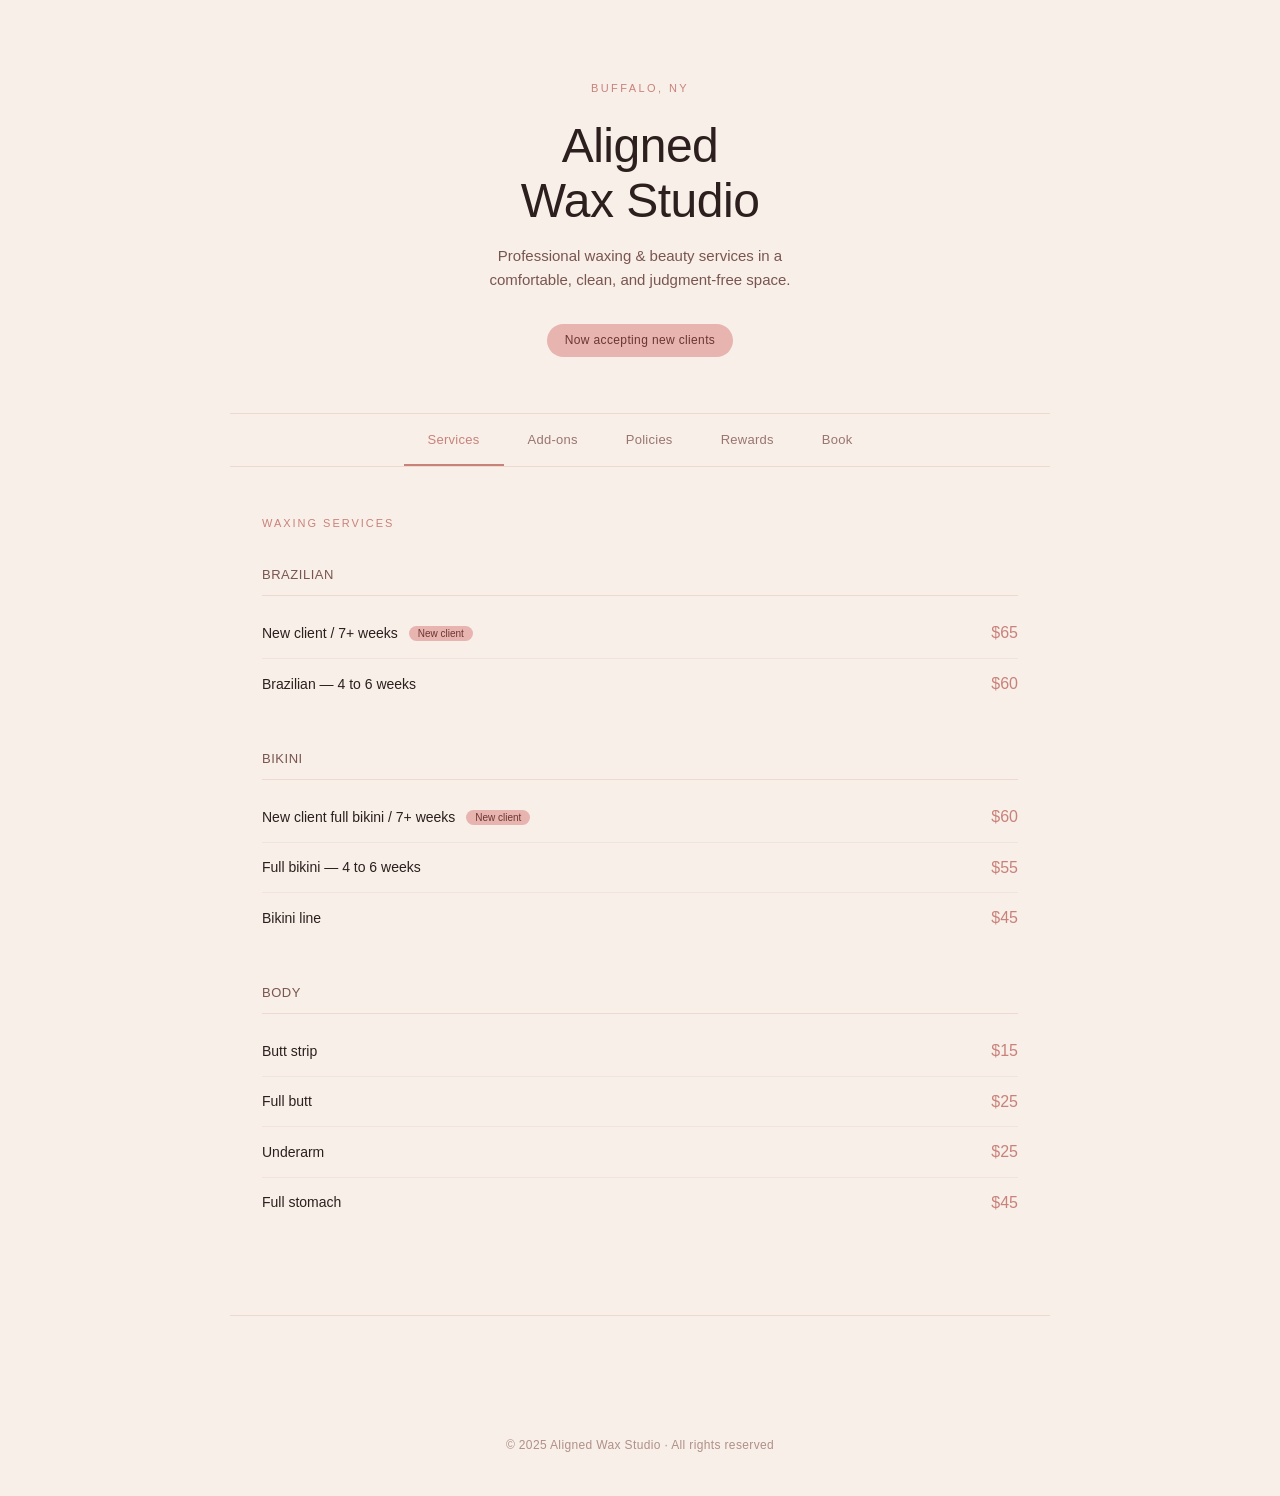
<file: index.html>
<!DOCTYPE html>
<html lang="en">
<head>
  <meta charset="UTF-8" />
  <meta name="viewport" content="width=device-width, initial-scale=1.0" />
  <title>Aligned Wax Studio</title>
  <link rel="stylesheet" href="style.css" />
</head>
<body>

<div class="site">

  <!-- ======= HERO ======= -->
  <header class="hero">
    <p class="hero-location">Buffalo, NY</p>
    <h1>Aligned<br>Wax Studio</h1>
    <p class="hero-tagline">Professional waxing &amp; beauty services in a comfortable, clean, and judgment-free space.</p>
    <span class="hero-badge">Now accepting new clients</span>
  </header>

  <!-- ======= NAV ======= -->
  <nav>
    <button class="active" onclick="show('services', this)">Services</button>
    <button onclick="show('additional', this)">Add-ons</button>
    <button onclick="show('policies', this)">Policies</button>
    <button onclick="show('rewards', this)">Rewards</button>
    <button onclick="show('book', this)">Book</button>
  </nav>

  <!-- ======= SERVICES ======= -->
  <section id="services" class="section visible">
    <p class="section-label">Waxing services</p>

    <div class="service-group">
      <div class="service-group-name">Brazilian</div>

      <div class="service-row">
        <div>
          <div class="service-name">New client / 7+ weeks <span class="new-badge">New client</span></div>
        </div>
        <div class="service-price">$65</div>
      </div>

      <div class="service-row">
        <div class="service-name">Brazilian — 4 to 6 weeks</div>
        <div class="service-price">$60</div>
      </div>
    </div>

    <div class="service-group">
      <div class="service-group-name">Bikini</div>

      <div class="service-row">
        <div>
          <div class="service-name">New client full bikini / 7+ weeks <span class="new-badge">New client</span></div>
        </div>
        <div class="service-price">$60</div>
      </div>

      <div class="service-row">
        <div class="service-name">Full bikini — 4 to 6 weeks</div>
        <div class="service-price">$55</div>
      </div>

      <div class="service-row">
        <div class="service-name">Bikini line</div>
        <div class="service-price">$45</div>
      </div>
    </div>

    <div class="service-group">
      <div class="service-group-name">Body</div>

      <div class="service-row">
        <div class="service-name">Butt strip</div>
        <div class="service-price">$15</div>
      </div>

      <div class="service-row">
        <div class="service-name">Full butt</div>
        <div class="service-price">$25</div>
      </div>

      <div class="service-row">
        <div class="service-name">Underarm</div>
        <div class="service-price">$25</div>
      </div>

      <div class="service-row">
        <div class="service-name">Full stomach</div>
        <div class="service-price">$45</div>
      </div>
    </div>
  </section>

  <!-- ======= ADD-ONS ======= -->
  <section id="additional" class="section">
    <p class="section-label">Additional services</p>

    <div class="service-group">
      <div class="service-group-name">Lashes</div>

      <div class="service-row">
        <div class="service-name">Yumi Korean lash lift</div>
        <div class="service-price">$150</div>
      </div>
    </div>

    <div class="service-group">
      <div class="service-group-name">Brows</div>

      <div class="service-row">
        <div>
          <div class="service-name">New client brow lift <span class="new-badge">New client</span></div>
          <div class="service-note">+ $15 color</div>
        </div>
        <div class="service-price">$120</div>
      </div>

      <div class="service-row">
        <div>
          <div class="service-name">Brow lamination</div>
          <div class="service-note">+ $15 color</div>
        </div>
        <div class="service-price">$110</div>
      </div>

      <div class="service-row">
        <div class="service-name">Brow lamination revive</div>
        <div class="service-price">$40</div>
      </div>
    </div>

    <div class="service-group">
      <div class="service-group-name">Skin</div>

      <div class="service-row">
        <div class="service-name">Mini vajacial + brazilian</div>
        <div class="service-price">$80</div>
      </div>
    </div>
  </section>

  <!-- ======= POLICIES ======= -->
  <section id="policies" class="section">
    <p class="section-label">Studio policies</p>

    <div class="policy-card">
      <div class="policy-card-title">Late arrivals</div>
      <div class="policy-body">
        If you arrive 7 minutes or more after your appointment start time, you will be considered late — regardless of the length of your appointment.
      </div>
    </div>

    <div class="policy-card">
      <div class="policy-card-title">Cancellation &amp; no-shows</div>
      <div class="policy-body">
        A 24-hour notice is required for cancelling or rescheduling your appointment. We appreciate your respect for our time.
      </div>
    </div>

    <div class="policy-card">
      <div class="policy-card-title">Additional info</div>
      <div class="policy-body">
        You can still get waxed while on your menstrual cycle. Please have a tampon or menstrual cup in place before your appointment.
      </div>
    </div>
  </section>

  <!-- ======= REWARDS ======= -->
  <section id="rewards" class="section">
    <p class="section-label">Rewards &amp; loyalty</p>

    <div class="reward-grid">
      <div class="reward-card">
        <div class="reward-amount">$5</div>
        <div class="reward-label">Refer a friend</div>
        <div class="reward-desc">Earn $5 credit for every friend you refer, after their first completed appointment.</div>
      </div>
      <div class="reward-card">
        <div class="reward-amount">$5</div>
        <div class="reward-label">Leave a review</div>
        <div class="reward-desc">Drop us a review on Google or Yelp and receive $5 added to your account.</div>
      </div>
    </div>

    <div class="loyalty-card">
      <div class="loyalty-title">The Wax Pass</div>
      <div class="loyalty-sub">Complete 5 brazilian or bikini services — earn a free reward</div>
      <div class="stamp-row">
        <div class="stamp filled">
          <svg viewBox="0 0 16 16" fill="none" stroke="#fff" stroke-width="2.5">
            <path d="M3 8l3.5 3.5L13 5"/>
          </svg>
        </div>
        <div class="stamp filled">
          <svg viewBox="0 0 16 16" fill="none" stroke="#fff" stroke-width="2.5">
            <path d="M3 8l3.5 3.5L13 5"/>
          </svg>
        </div>
        <div class="stamp filled">
          <svg viewBox="0 0 16 16" fill="none" stroke="#fff" stroke-width="2.5">
            <path d="M3 8l3.5 3.5L13 5"/>
          </svg>
        </div>
        <div class="stamp"></div>
        <div class="stamp"></div>
        <div class="stamp free">
          <svg viewBox="0 0 16 16" fill="none" stroke="#C9827A" stroke-width="2">
            <path d="M8 4v8M4 8h8"/>
          </svg>
        </div>
      </div>
      <div class="loyalty-note">Every 5 stamps = free bikini line wax or $15 off any service. Stamps never expire.</div>
    </div>
  </section>

  <!-- ======= BOOK ======= -->
  <section id="book" class="section">
    <div class="book-wrapper">
      <p class="section-label" style="text-align: center;">Ready to book?</p>
      <p>We'd love to see you. Book your appointment online or reach out directly — we make it easy.</p>
      <!-- Replace # with your actual booking link (Vagaro, Square, Fresha, etc.) -->
      <a class="book-btn" href="#">Book an appointment</a>
      <div class="social-row">
        <!-- Replace # with your real social/contact links -->
        <a class="social-link" href="#">Instagram</a>
        <a class="social-link" href="#">Facebook</a>
        <a class="social-link" href="#">Email us</a>
      </div>
    </div>
  </section>

</div><!-- end .site -->

<footer>
  &copy; 2025 Aligned Wax Studio &middot; All rights reserved
</footer>

<script>
  function show(id, btn) {
    document.querySelectorAll('.section').forEach(function(s) {
      s.classList.remove('visible');
    });
    document.querySelectorAll('nav button').forEach(function(b) {
      b.classList.remove('active');
    });
    document.getElementById(id).classList.add('visible');
    btn.classList.add('active');
  }
</script>

</body>
</html>
</file>
<file: style.css>
/* ============================================
   ALIGNED WAX STUDIO — stylesheet
   Palette: Dusty Rose & Warm Cream
   ============================================ */

/* --- Reset & Base --- */
* {
  box-sizing: border-box;
  margin: 0;
  padding: 0;
}

body {
  font-family: -apple-system, BlinkMacSystemFont, 'Segoe UI', Georgia, sans-serif;
  background-color: #F7EFE8;
  color: #2C1F1D;
  line-height: 1.6;
}

/* --- Layout --- */
.site {
  max-width: 820px;
  margin: 0 auto;
  padding: 0 0 5rem;
}

/* --- Hero --- */
.hero {
  text-align: center;
  padding: 5rem 2rem 3.5rem;
  border-bottom: 1px solid #EDD9CF;
  background-color: #F7EFE8;
}

.hero-location {
  font-size: 11px;
  letter-spacing: 0.22em;
  text-transform: uppercase;
  color: #C9827A;
  margin-bottom: 1.25rem;
}

.hero h1 {
  font-size: 48px;
  font-weight: 400;
  color: #2C1F1D;
  line-height: 1.15;
  margin-bottom: 1rem;
  letter-spacing: -0.5px;
}

.hero-tagline {
  font-size: 15px;
  color: #7A5550;
  margin-bottom: 2rem;
  max-width: 360px;
  margin-left: auto;
  margin-right: auto;
}

.hero-badge {
  display: inline-block;
  background-color: #E8B4B0;
  color: #6B3530;
  font-size: 12px;
  font-weight: 500;
  padding: 7px 18px;
  border-radius: 30px;
  letter-spacing: 0.03em;
}

/* --- Navigation --- */
nav {
  display: flex;
  justify-content: center;
  border-bottom: 1px solid #EDD9CF;
  background-color: #F7EFE8;
  overflow-x: auto;
  position: sticky;
  top: 0;
  z-index: 10;
}

nav button {
  background: none;
  border: none;
  border-bottom: 2px solid transparent;
  padding: 1.1rem 1.5rem;
  font-size: 13px;
  font-family: inherit;
  color: #9A7570;
  cursor: pointer;
  white-space: nowrap;
  transition: color 0.15s, border-color 0.15s;
  letter-spacing: 0.02em;
}

nav button.active {
  color: #C9827A;
  border-bottom-color: #C9827A;
  font-weight: 500;
}

nav button:hover {
  color: #2C1F1D;
}

/* --- Sections --- */
.section {
  padding: 3rem 2rem;
  border-bottom: 1px solid #EDD9CF;
  display: none;
}

.section.visible {
  display: block;
}

.section-label {
  font-size: 11px;
  letter-spacing: 0.18em;
  text-transform: uppercase;
  color: #C9827A;
  margin-bottom: 2rem;
}

/* --- Service Groups --- */
.service-group {
  margin-bottom: 2.5rem;
}

.service-group-name {
  font-size: 13px;
  font-weight: 500;
  color: #7A5550;
  margin-bottom: 0.75rem;
  padding-bottom: 0.6rem;
  border-bottom: 1px solid #EDD9CF;
  letter-spacing: 0.04em;
  text-transform: uppercase;
}

.service-row {
  display: flex;
  justify-content: space-between;
  align-items: center;
  padding: 0.75rem 0;
  border-bottom: 1px solid #F2E4DC;
}

.service-row:last-child {
  border-bottom: none;
}

.service-name {
  font-size: 14px;
  color: #2C1F1D;
}

.service-note {
  font-size: 12px;
  color: #B09088;
  margin-top: 3px;
}

.service-price {
  font-size: 16px;
  font-weight: 500;
  color: #C9827A;
  white-space: nowrap;
  margin-left: 1rem;
}

.new-badge {
  font-size: 10px;
  background-color: #E8B4B0;
  color: #6B3530;
  padding: 2px 9px;
  border-radius: 10px;
  margin-left: 7px;
  vertical-align: middle;
  font-weight: 500;
}

/* --- Policy Cards --- */
.policy-card {
  background-color: #F0E4DC;
  border-radius: 14px;
  padding: 1.4rem 1.6rem;
  margin-bottom: 1rem;
  border: 1px solid #EDD9CF;
}

.policy-card-title {
  font-size: 14px;
  font-weight: 500;
  color: #2C1F1D;
  margin-bottom: 0.5rem;
}

.policy-body {
  font-size: 13px;
  color: #6B4A46;
  line-height: 1.65;
}

/* --- Reward Cards --- */
.reward-grid {
  display: grid;
  grid-template-columns: repeat(auto-fit, minmax(200px, 1fr));
  gap: 1rem;
  margin-bottom: 1.5rem;
}

.reward-card {
  background-color: #fff;
  border: 1px solid #EDD9CF;
  border-radius: 14px;
  padding: 1.4rem;
}

.reward-amount {
  font-size: 32px;
  font-weight: 400;
  color: #C9827A;
  margin-bottom: 0.3rem;
}

.reward-label {
  font-size: 14px;
  font-weight: 500;
  color: #2C1F1D;
  margin-bottom: 0.4rem;
}

.reward-desc {
  font-size: 12px;
  color: #7A5550;
  line-height: 1.55;
}

/* --- Loyalty / Wax Pass --- */
.loyalty-card {
  background-color: #F0E4DC;
  border: 1px solid #EDD9CF;
  border-radius: 14px;
  padding: 1.6rem;
}

.loyalty-title {
  font-size: 17px;
  font-weight: 500;
  color: #2C1F1D;
  margin-bottom: 0.3rem;
}

.loyalty-sub {
  font-size: 13px;
  color: #7A5550;
  margin-bottom: 1.4rem;
}

.stamp-row {
  display: flex;
  gap: 10px;
  flex-wrap: wrap;
  margin-bottom: 1rem;
}

.stamp {
  width: 42px;
  height: 42px;
  border-radius: 50%;
  border: 1.5px solid #E8B4B0;
  display: flex;
  align-items: center;
  justify-content: center;
  background-color: transparent;
}

.stamp.filled {
  background-color: #C9827A;
  border-color: #C9827A;
}

.stamp svg {
  width: 16px;
  height: 16px;
}

.stamp.free {
  border-style: dashed;
  border-color: #C9827A;
}

.loyalty-note {
  font-size: 12px;
  color: #9A7570;
}

/* --- Book Section --- */
.book-wrapper {
  text-align: center;
  padding: 3.5rem 1.5rem;
}

.book-wrapper p {
  font-size: 15px;
  color: #7A5550;
  margin-bottom: 2rem;
  max-width: 340px;
  margin-left: auto;
  margin-right: auto;
}

.book-btn {
  display: inline-block;
  background-color: #C9827A;
  color: #fff;
  font-size: 14px;
  font-weight: 500;
  font-family: inherit;
  padding: 15px 40px;
  border-radius: 40px;
  border: none;
  cursor: pointer;
  text-decoration: none;
  letter-spacing: 0.03em;
  transition: background-color 0.15s;
}

.book-btn:hover {
  background-color: #B06E66;
}

.social-row {
  display: flex;
  justify-content: center;
  gap: 2rem;
  margin-top: 2rem;
}

.social-link {
  font-size: 13px;
  color: #9A7570;
  text-decoration: none;
  border-bottom: 1px solid #EDD9CF;
  padding-bottom: 2px;
  transition: color 0.15s;
}

.social-link:hover {
  color: #C9827A;
}

/* --- Footer --- */
footer {
  text-align: center;
  padding: 2.5rem 1rem;
  font-size: 12px;
  color: #B09088;
  letter-spacing: 0.03em;
}

/* --- Responsive --- */
@media (max-width: 600px) {
  .hero h1 {
    font-size: 36px;
  }

  nav button {
    padding: 1rem 1rem;
    font-size: 12px;
  }

  .section {
    padding: 2rem 1.25rem;
  }

  .reward-grid {
    grid-template-columns: 1fr;
  }
}
</file>
